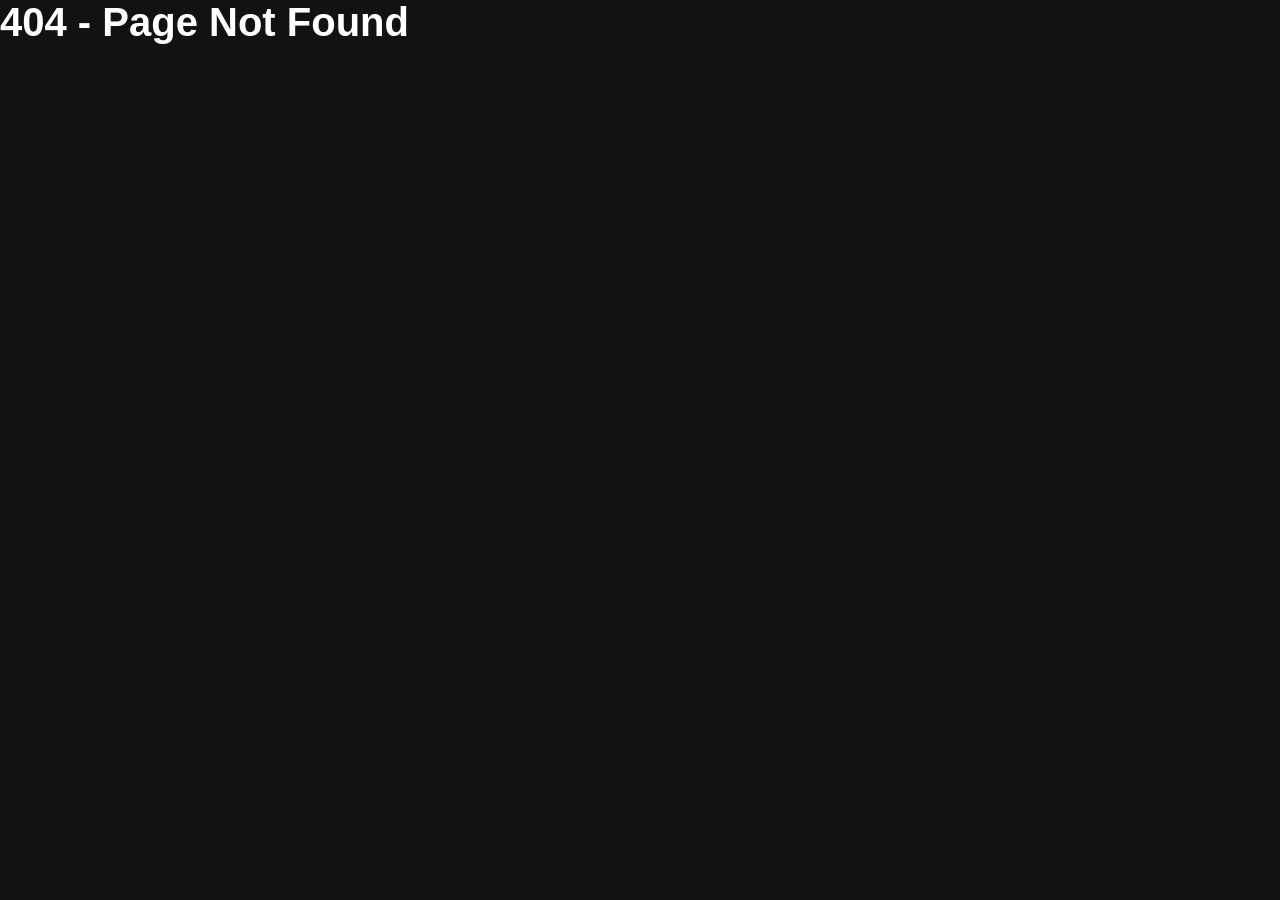
<file: index.html>
<!doctype html><html lang="en"><head><meta charset="UTF-8"/><meta name="viewport" content="width=device-width,initial-scale=1"/><meta name="theme-color" content="#121212"/><script defer="defer" src="/static/js/main.4d1efbe2.js"></script><link href="/static/css/main.88a30c87.css" rel="stylesheet"></head><body><div id="root"></div></body></html>
</file>
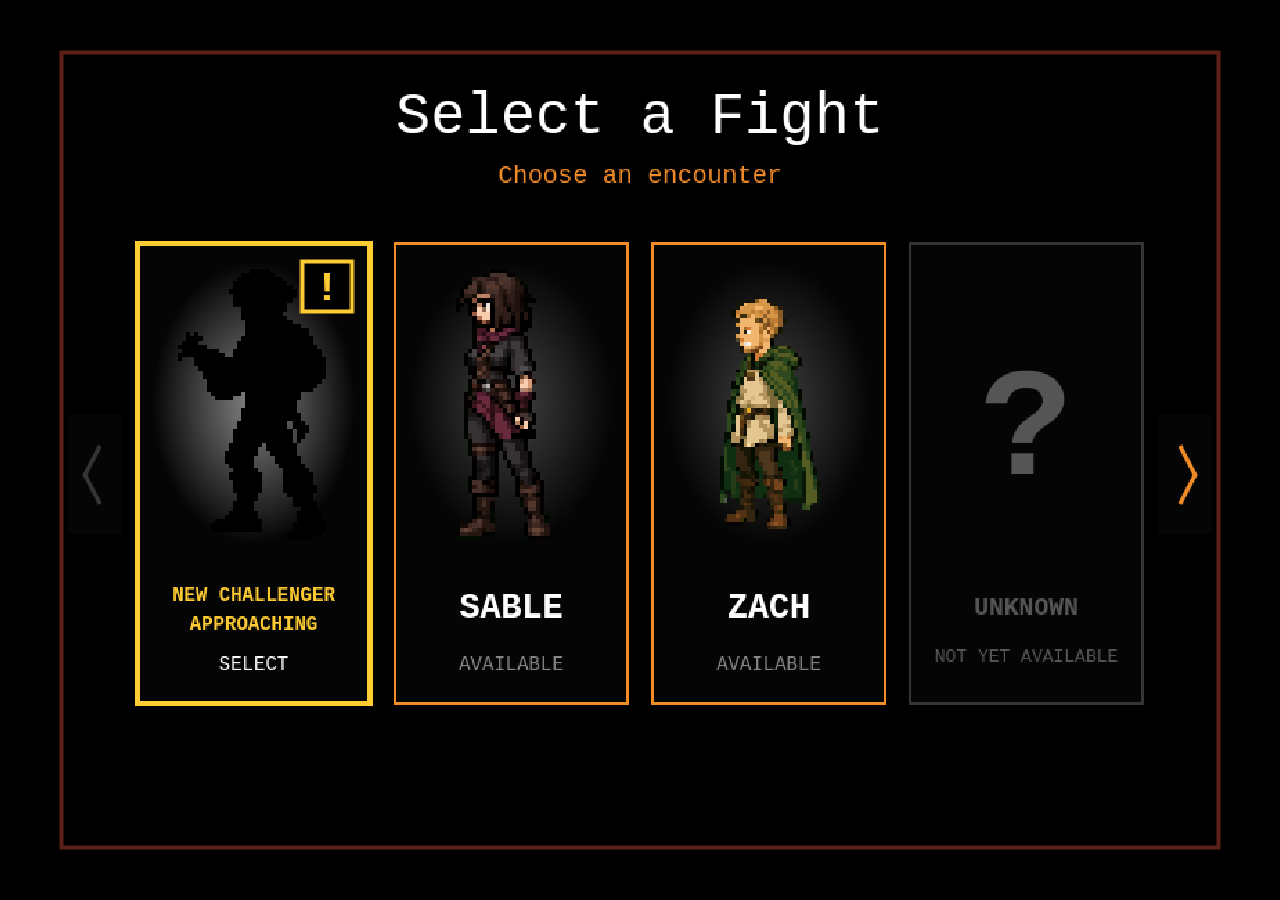
<file: DND/index.html>
<!doctype html>
<html lang="en">
<head>
  <meta charset="UTF-8" />
  <meta name="viewport" content="width=device-width, initial-scale=1.0" />
  <title>Soul Battle</title>
  <link rel="stylesheet" href="styles.css" />
</head>
<body>
  <main id="game-shell">
    <canvas id="game" width="900" height="650" aria-label="Soul Battle game canvas"></canvas>
  </main>

  <script src="players/party.js"></script>
  <script src="engine/player-runtime.js"></script>
  <script src="players/carian.js"></script>
  <script src="players/bravouros.js"></script>
  <script src="players/thanos.js"></script>
  <script src="players/bucky.js"></script>
  <script src="players/tarhun.js"></script>
  <script src="engine/loader.js"></script>
  <script src="enemies/sable.js"></script>
  <script src="enemies/zach.js"></script>
  <script src="enemies/dandelion.js"></script>
  <script src="engine/constants.js"></script>
  <script src="engine/utils.js"></script>
  <script src="engine/flow.js"></script>
  <script src="engine/extensions.js"></script>
  <script src="engine/defense.js"></script>
  <script src="engine/defense-runtime.js"></script>
  <script src="engine/renderers.js"></script>
  <script src="engine/presentation.js"></script>
  <script src="engine/party-actions.js"></script>
  <script src="engine/assets.js"></script>
  <script src="engine/input.js"></script>
  <script src="engine/runtime.js"></script>
  <script src="game.js"></script>
</body>
</html>
</file>
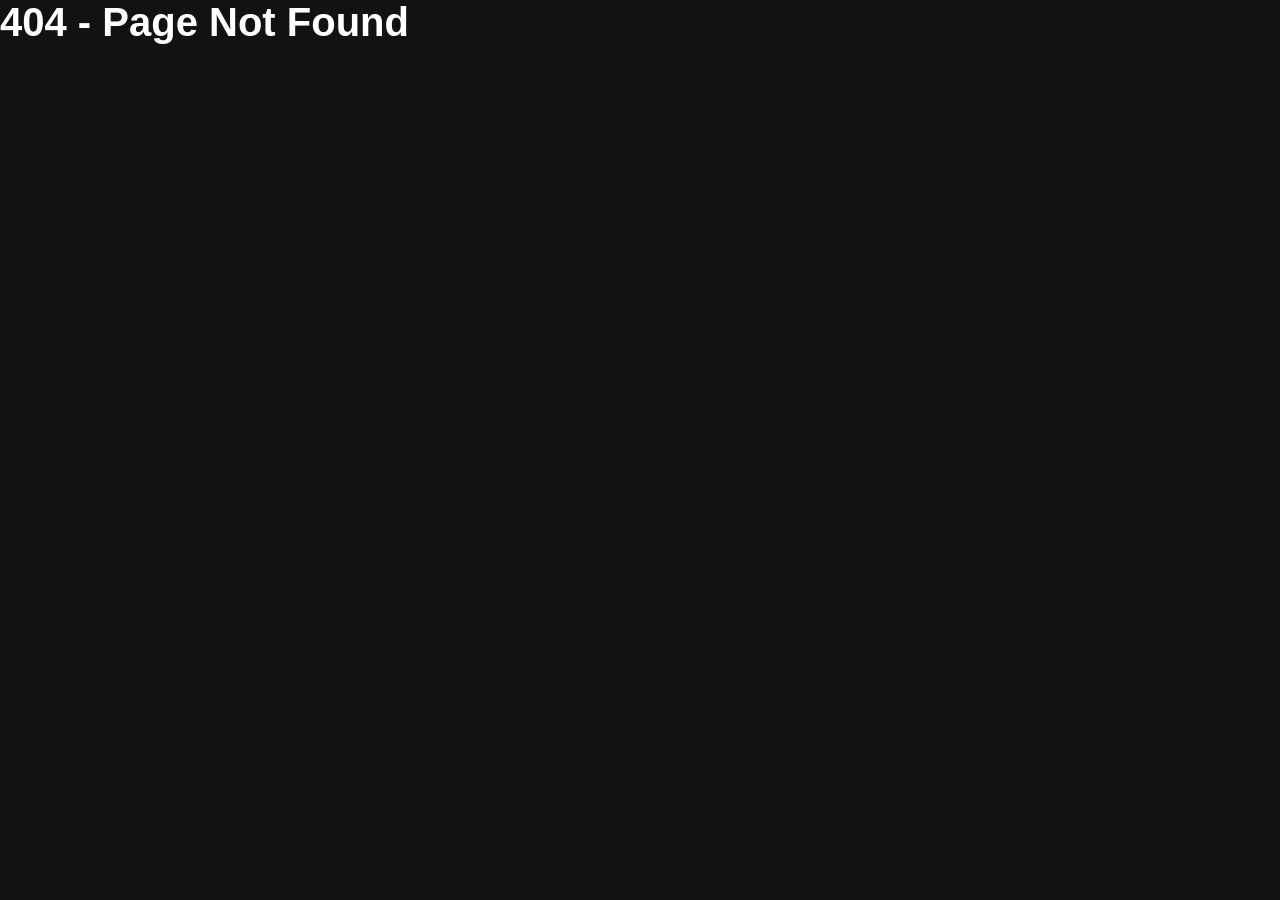
<file: DND/1/index.html>
<!doctype html><html lang="en"><head><meta charset="UTF-8"/><meta name="viewport" content="width=device-width,initial-scale=1"/><meta name="theme-color" content="#121212"/><link rel="icon" href="/DND/1/favicon.ico"/><script defer="defer" src="/DND/1/static/js/main.4d1efbe2.js"></script><link href="/DND/1/static/css/main.88a30c87.css" rel="stylesheet"></head><body><div id="root"></div></body></html>
</file>
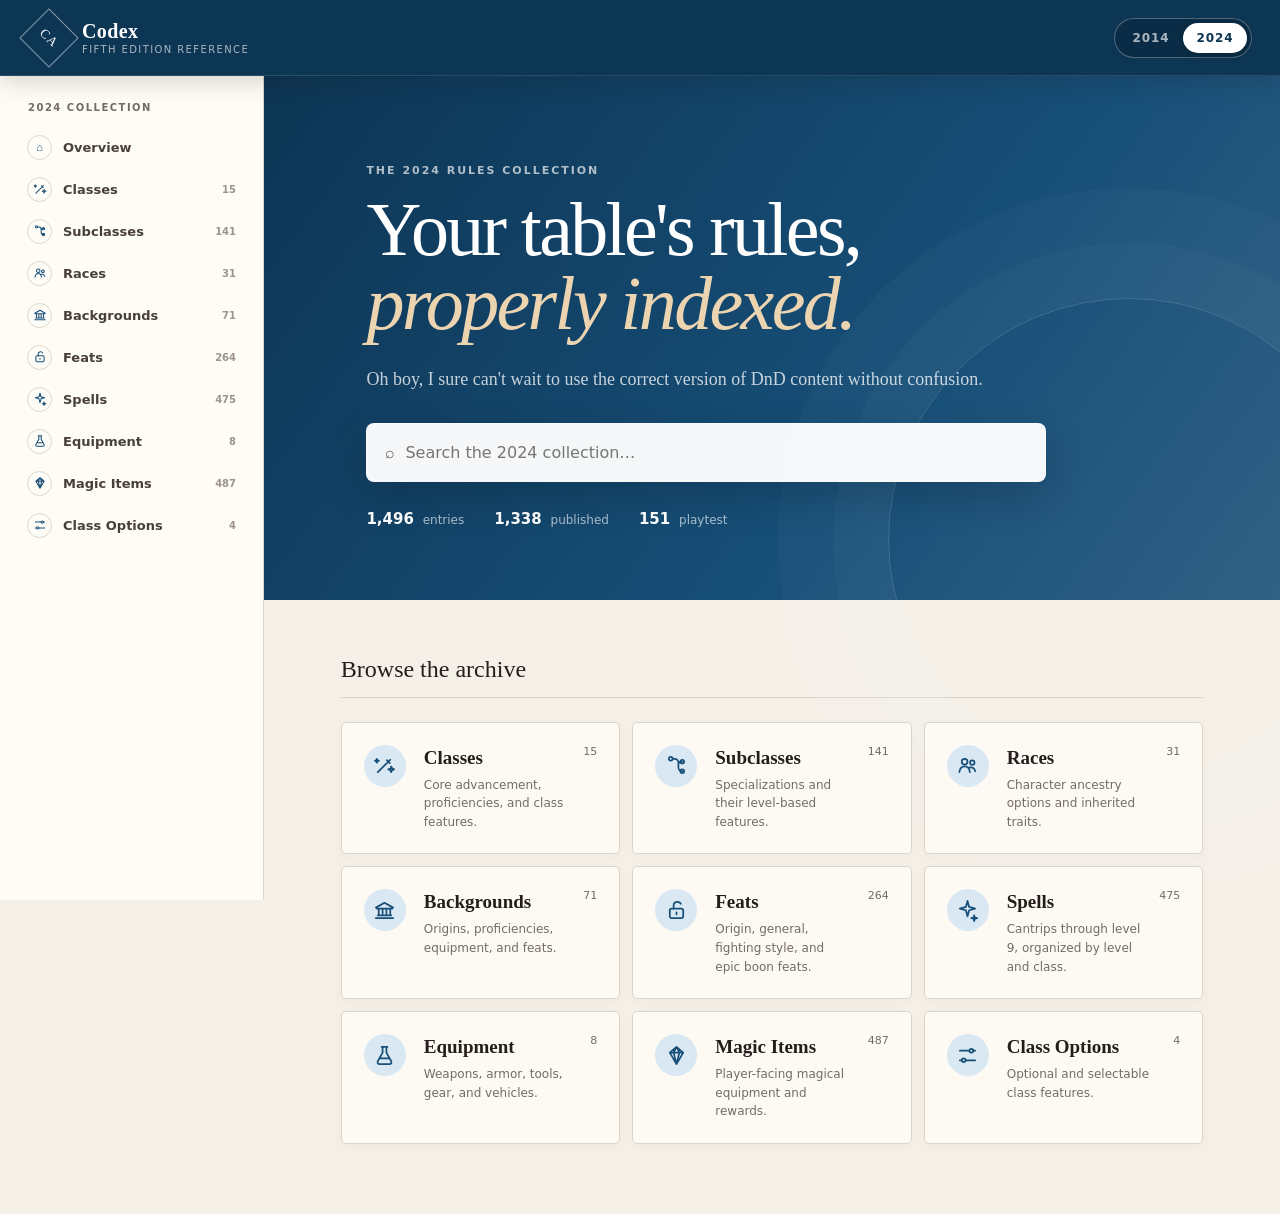
<file: DND/Codex/index.html>
<!doctype html>
<html lang="en">
  <head>
    <meta charset="UTF-8" />
    <meta name="viewport" content="width=device-width, initial-scale=1.0" />
    <meta name="theme-color" content="#681d27" />
    <meta name="description" content="A local 2014 and 2024 D&D character compendium." />
    <title>Codex Arcana</title>
    <script type="module" crossorigin src="./assets/index-Dk_Dg3J5.js"></script>
    <link rel="stylesheet" crossorigin href="./assets/index-BP8v1ZUk.css">
  </head>
  <body>
    <div id="root"></div>
  </body>
</html>
</file>
<file: static/css/main.88a30c87.css>
body{-webkit-font-smoothing:antialiased;-moz-osx-font-smoothing:grayscale;font-family:-apple-system,BlinkMacSystemFont,Segoe UI,Roboto,Oxygen,Ubuntu,Cantarell,Fira Sans,Droid Sans,Helvetica Neue,sans-serif;margin:0}code{font-family:source-code-pro,Menlo,Monaco,Consolas,Courier New,monospace}body,html{background-color:#121212;color:#fff;font-family:Helvetica Neue,Helvetica,Arial,sans-serif;height:100%;margin:0;padding:0}.homepage{box-sizing:border-box;display:flex;flex-direction:column;height:100vh;padding:2rem}h1{color:#fff;font-size:2.5rem;margin:0}.search-bar{align-items:center;background-color:#282828;border-radius:500px;display:flex;max-width:400px;overflow:hidden;width:100%}.search-bar input{background:#0000;border:none;color:#fff;flex:1 1;outline:none;padding:.75rem 1rem}.search-bar button{background:none;border:none;color:#fff;cursor:pointer;font-size:1rem;padding:0 1rem}.song-list{display:flex;flex:1 1;flex-direction:column;gap:1rem;overflow-y:auto}.song-card{align-items:center;background-color:#1e1e1e;border-radius:8px;display:flex;padding:1rem;transition:background-color .2s}.song-card:hover{background-color:#2a2a2a}.song-card img{border-radius:4px;height:50px;margin-right:1rem;object-fit:cover;width:50px}.song-info{flex:1 1}.song-info h2{color:#fff;font-size:1.1rem;margin:0}.song-info p{color:#b3b3b3;font-size:.9rem;margin:0}.play-button{align-items:center;background-color:#1db954;border-radius:50%;color:#000;display:flex;font-size:16px;height:40px;justify-content:center;text-decoration:none;width:40px}.play-button:hover{transform:scale(1.1)}.link-unavailable{color:gray;font-size:.9rem}.button-group{display:flex;gap:.5rem}.share-button{align-items:center;background-color:#3e3e3e;border:none;border-radius:50%;color:#fff;cursor:pointer;display:flex;font-size:16px;height:40px;justify-content:center;transition:transform .2s;width:40px}.share-button:hover{transform:scale(1.1)}.header-bar{align-items:center;display:flex;flex-wrap:wrap;gap:1rem;justify-content:space-between;margin-bottom:2rem}.header-left h1{color:#fff;font-size:2.5rem;margin:0}.header-center{display:flex;flex:1 1;justify-content:center}.header-right{display:flex;gap:.75rem}.header-right button{align-items:center;background-color:#1db954;border:none;border-radius:50%;color:#000;cursor:pointer;display:flex;font-size:1.1rem;height:40px;justify-content:center;padding:.6rem;transition:transform .2s ease,background-color .2s ease;width:40px}.header-right button:hover{background-color:#1ed760;transform:scale(1.1)}.title-row{align-items:center;display:flex;justify-content:space-between}.title-row h1{color:#fff;font-size:2.5rem;margin:0}.icon-buttons{display:flex;gap:.75rem}.icon-buttons button{align-items:center;background-color:#1db954;border:none;border-radius:50%;color:#000;cursor:pointer;display:flex;font-size:1.1rem;height:40px;justify-content:center;padding:.6rem;transition:transform .2s ease,background-color .2s ease;width:40px}.icon-buttons button:hover{background-color:#1ed760;transform:scale(1.1)}
/*# sourceMappingURL=main.88a30c87.css.map*/
</file>
<file: DND/styles.css>
* {
  box-sizing: border-box;
}

html,
body {
  margin: 0;
  width: 100%;
  height: 100%;
  overflow: hidden;
  background: #050505;
  color: #ffffff;
  font-family: "Courier New", Courier, monospace;
}

body {
  display: grid;
  place-items: center;
}

#game-shell {
  width: 100vw;
  height: 100vh;
  display: grid;
  place-items: center;
  background: #000;
}

canvas {
  display: block;
  width: min(100vw, calc(100vh * 900 / 650));
  height: min(100vh, calc(100vw * 650 / 900));
  image-rendering: pixelated;
  background: #000;
}
</file>
<file: DND/1/static/css/main.88a30c87.css>
body{-webkit-font-smoothing:antialiased;-moz-osx-font-smoothing:grayscale;font-family:-apple-system,BlinkMacSystemFont,Segoe UI,Roboto,Oxygen,Ubuntu,Cantarell,Fira Sans,Droid Sans,Helvetica Neue,sans-serif;margin:0}code{font-family:source-code-pro,Menlo,Monaco,Consolas,Courier New,monospace}body,html{background-color:#121212;color:#fff;font-family:Helvetica Neue,Helvetica,Arial,sans-serif;height:100%;margin:0;padding:0}.homepage{box-sizing:border-box;display:flex;flex-direction:column;height:100vh;padding:2rem}h1{color:#fff;font-size:2.5rem;margin:0}.search-bar{align-items:center;background-color:#282828;border-radius:500px;display:flex;max-width:400px;overflow:hidden;width:100%}.search-bar input{background:#0000;border:none;color:#fff;flex:1 1;outline:none;padding:.75rem 1rem}.search-bar button{background:none;border:none;color:#fff;cursor:pointer;font-size:1rem;padding:0 1rem}.song-list{display:flex;flex:1 1;flex-direction:column;gap:1rem;overflow-y:auto}.song-card{align-items:center;background-color:#1e1e1e;border-radius:8px;display:flex;padding:1rem;transition:background-color .2s}.song-card:hover{background-color:#2a2a2a}.song-card img{border-radius:4px;height:50px;margin-right:1rem;object-fit:cover;width:50px}.song-info{flex:1 1}.song-info h2{color:#fff;font-size:1.1rem;margin:0}.song-info p{color:#b3b3b3;font-size:.9rem;margin:0}.play-button{align-items:center;background-color:#1db954;border-radius:50%;color:#000;display:flex;font-size:16px;height:40px;justify-content:center;text-decoration:none;width:40px}.play-button:hover{transform:scale(1.1)}.link-unavailable{color:gray;font-size:.9rem}.button-group{display:flex;gap:.5rem}.share-button{align-items:center;background-color:#3e3e3e;border:none;border-radius:50%;color:#fff;cursor:pointer;display:flex;font-size:16px;height:40px;justify-content:center;transition:transform .2s;width:40px}.share-button:hover{transform:scale(1.1)}.header-bar{align-items:center;display:flex;flex-wrap:wrap;gap:1rem;justify-content:space-between;margin-bottom:2rem}.header-left h1{color:#fff;font-size:2.5rem;margin:0}.header-center{display:flex;flex:1 1;justify-content:center}.header-right{display:flex;gap:.75rem}.header-right button{align-items:center;background-color:#1db954;border:none;border-radius:50%;color:#000;cursor:pointer;display:flex;font-size:1.1rem;height:40px;justify-content:center;padding:.6rem;transition:transform .2s ease,background-color .2s ease;width:40px}.header-right button:hover{background-color:#1ed760;transform:scale(1.1)}.title-row{align-items:center;display:flex;justify-content:space-between}.title-row h1{color:#fff;font-size:2.5rem;margin:0}.icon-buttons{display:flex;gap:.75rem}.icon-buttons button{align-items:center;background-color:#1db954;border:none;border-radius:50%;color:#000;cursor:pointer;display:flex;font-size:1.1rem;height:40px;justify-content:center;padding:.6rem;transition:transform .2s ease,background-color .2s ease;width:40px}.icon-buttons button:hover{background-color:#1ed760;transform:scale(1.1)}
/*# sourceMappingURL=main.88a30c87.css.map*/
</file>
<file: DND/Codex/assets/index-BP8v1ZUk.css>
:root{font-family:Inter,ui-sans-serif,system-ui,-apple-system,BlinkMacSystemFont,Segoe UI,sans-serif;color:#251d1b;background:#f4f0e8;font-synthesis:none;--accent: #681d27;--accent-deep: #47121a;--accent-soft: #f1dadd;--accent-rgb: 104, 29, 39;--paper: #fffdf8;--paper-muted: #f7f2e9;--ink: #251d1b;--muted: #746b65;--line: #ded5c8;--shadow: 0 18px 50px rgba(51, 39, 31, .09)}:root[data-edition="2024"]{--accent: #174f78;--accent-deep: #0d3554;--accent-soft: #d9e8f3;--accent-rgb: 23, 79, 120}*{box-sizing:border-box}html{min-width:320px;scroll-behavior:smooth}body{margin:0;min-width:320px;min-height:100vh;overflow-x:hidden;background:radial-gradient(circle at 75% 0%,rgba(var(--accent-rgb),.08),transparent 26rem),#f4f0e8;color:var(--ink)}button,input{font:inherit}a{color:inherit;text-decoration:none}button{color:inherit}.app-shell{min-height:100vh}.topbar{position:fixed;z-index:30;top:0;left:0;right:0;height:76px;display:flex;align-items:center;padding:0 28px;border-bottom:1px solid rgba(255,255,255,.12);background:var(--accent-deep);color:#fff;box-shadow:0 5px 25px #1d14112e}.brand{display:flex;align-items:center;gap:12px;min-width:230px}.brand-mark{display:grid;place-items:center;width:42px;height:42px;border:1px solid rgba(255,255,255,.5);transform:rotate(45deg);font-family:Georgia,serif;font-size:13px;letter-spacing:.08em}.brand-mark:first-line{transform:rotate(-45deg)}.brand>span:last-child{display:flex;min-width:0;flex-direction:column}.brand strong{display:block;max-width:min(52vw,640px);overflow:hidden;font-family:Georgia,Times New Roman,serif;font-size:20px;letter-spacing:.02em;text-overflow:ellipsis;white-space:nowrap}.brand small{margin-top:1px;color:#ffffffa6;font-size:10px;letter-spacing:.14em;text-transform:uppercase}.menu-button{display:none;border:0;background:transparent;color:#fff;font-size:24px}.edition-toggle{margin-left:auto;display:flex;padding:4px;border:1px solid rgba(255,255,255,.28);border-radius:999px;background:#00000029}.edition-toggle button{min-width:64px;padding:8px 13px;border:0;border-radius:999px;background:transparent;color:#ffffffa6;font-size:12px;font-weight:800;letter-spacing:.08em;cursor:pointer}.edition-toggle button.active{background:#fff;color:var(--accent-deep);box-shadow:0 2px 8px #00000029}.sidebar{position:fixed;z-index:20;top:76px;bottom:0;left:0;width:264px;overflow-y:auto;padding:26px 16px;border-right:1px solid var(--line);background:#fffdf8e6;backdrop-filter:blur(14px)}.edition-label{margin:0 12px 13px;color:var(--muted);font-size:10px;font-weight:800;letter-spacing:.15em;text-transform:uppercase}.nav-item{display:flex;align-items:center;gap:11px;min-height:42px;padding:8px 11px;border-radius:7px;color:#493f3a;font-size:13px;font-weight:650;transition:.15s ease}.nav-item:hover{background:var(--accent-soft);color:var(--accent-deep);transform:translate(2px)}.nav-glyph{display:grid;place-items:center;width:25px;height:25px;border:1px solid var(--line);border-radius:50%;color:var(--accent);font-family:Georgia,serif;font-size:11px}.nav-glyph svg{width:14px;height:14px}.nav-count{margin-left:auto;color:#9c938c;font-size:10px}.main-content{min-width:0;min-height:100vh;margin-left:264px;padding-top:76px}.hero{position:relative;overflow:visible;padding:88px clamp(32px,8vw,120px) 72px;color:#fff;background:linear-gradient(126deg,var(--accent-deep),var(--accent) 62%,color-mix(in srgb,var(--accent) 76%,#819aae))}.hero:after{content:"";position:absolute;right:-90px;bottom:-180px;width:480px;height:480px;border:1px solid rgba(255,255,255,.16);border-radius:50%;box-shadow:0 0 0 55px #ffffff06,0 0 0 110px #ffffff06;pointer-events:none}.eyebrow{margin-bottom:15px;color:var(--accent);font-size:11px;font-weight:850;letter-spacing:.18em;text-transform:uppercase}.hero .eyebrow{color:#ffffffab}.hero h1,.page-title-row h1,.entity-header h1{margin:0;font-family:Georgia,Times New Roman,serif;font-weight:500;letter-spacing:-.035em}.hero h1{max-width:700px;font-size:clamp(46px,6vw,76px);line-height:.98}.hero h1 em{color:#ecd4b1;font-weight:400}.hero>p{max-width:660px;margin:24px 0 28px;color:#ffffffc2;font-family:Georgia,serif;font-size:18px;line-height:1.65}.search-box{position:relative;display:flex;align-items:center;gap:10px}.search-box.large{z-index:2;max-width:680px;padding:7px 18px;border:1px solid rgba(255,255,255,.28);border-radius:8px;background:#fffffff5;color:#5f5752;box-shadow:0 15px 40px #0000002b}.search-box input{width:100%;padding:12px 0;border:0;outline:0;background:transparent;color:var(--ink)}.search-results{position:absolute;z-index:20;top:calc(100% + 8px);left:0;right:0;overflow:hidden;border:1px solid var(--line);border-radius:8px;background:var(--paper);box-shadow:var(--shadow)}.search-results button{display:flex;align-items:center;width:100%;padding:12px 15px;border:0;border-bottom:1px solid var(--line);background:transparent;text-align:left;cursor:pointer}.search-results button:hover{background:var(--accent-soft)}.search-results small{margin-left:auto;color:var(--muted)}.stat-row{display:flex;gap:30px;margin-top:28px;color:#ffffffa6;font-size:12px}.stat-row strong{margin-right:5px;color:#fff;font-size:15px}.section-block{padding:56px clamp(28px,6vw,88px) 70px}.section-heading{display:flex;align-items:baseline;justify-content:space-between;margin-bottom:24px;padding-bottom:14px;border-bottom:1px solid var(--line)}.section-heading span{font-family:Georgia,serif;font-size:24px}.section-heading small{color:var(--muted);font-size:10px;font-weight:750;letter-spacing:.12em;text-transform:uppercase}.category-grid{display:grid;grid-template-columns:repeat(auto-fit,minmax(275px,1fr));gap:12px}.category-card{position:relative;display:grid;grid-template-columns:45px 1fr auto;gap:15px;align-items:start;min-height:124px;padding:22px;border:1px solid var(--line);border-radius:5px;background:#fffdf8cc;box-shadow:0 3px 12px #46322808;transition:.18s ease}.category-card:hover{border-color:rgba(var(--accent-rgb),.45);transform:translateY(-3px);box-shadow:var(--shadow)}.card-glyph{display:grid;place-items:center;width:42px;height:42px;border-radius:50%;background:var(--accent-soft);color:var(--accent);font-family:Georgia,serif;font-size:18px}.card-glyph svg{width:23px;height:23px}.category-card h2{margin:2px 0 7px;font-family:Georgia,serif;font-size:19px;font-weight:600}.category-card p{margin:0;color:var(--muted);font-size:12px;line-height:1.55}.card-count{color:var(--muted);font-size:11px}.page-wrap{width:100%;max-width:1380px;margin:0 auto;padding:44px clamp(24px,3vw,48px) 90px}.breadcrumbs{display:flex;gap:9px;align-items:center;margin-bottom:44px;color:var(--muted);font-size:11px}.breadcrumbs a:hover{color:var(--accent)}.page-title-row{display:flex;justify-content:space-between;align-items:flex-end;margin-bottom:35px;padding-bottom:30px;border-bottom:1px solid var(--line)}.page-title-row h1{font-size:clamp(42px,5vw,64px)}.page-title-row p{max-width:560px;margin:12px 0 0;color:var(--muted);font-family:Georgia,serif;font-size:17px;line-height:1.5}.huge-glyph{display:grid;flex:0 0 108px;place-items:center;width:108px;height:92px;color:rgba(var(--accent-rgb),.11);font-family:Georgia,serif;font-size:100px;line-height:.8}.huge-glyph svg{width:82px;height:82px}.catalog-tools{display:flex;gap:15px;align-items:center;justify-content:space-between;margin-bottom:12px}.filter-search{display:flex;align-items:center;gap:8px;flex:1;max-width:480px;padding:4px 13px;border:1px solid var(--line);border-radius:5px;background:var(--paper)}.filter-search input{width:100%;padding:9px 0;border:0;outline:0;background:transparent}.result-count{margin:22px 0 10px;color:var(--muted);font-size:10px;font-weight:750;letter-spacing:.11em;text-transform:uppercase}.spell-filter-board{display:grid;grid-template-columns:minmax(0,.85fr) minmax(0,1.35fr);gap:16px;margin-bottom:22px}.spell-filter-group{min-width:0;padding:21px;border:1px solid var(--line);border-radius:9px;background:#fffdf8d1;box-shadow:0 10px 30px #33271f0b}.spell-filter-heading{display:flex;gap:12px;align-items:center;margin-bottom:17px}.spell-filter-heading>span{display:grid;place-items:center;flex:0 0 30px;width:30px;height:30px;border-radius:50%;background:var(--accent);color:#fff;font-size:12px;font-weight:850}.spell-filter-heading h2{margin:0;font-family:Georgia,serif;font-size:19px;font-weight:600}.spell-filter-heading p{margin:2px 0 0;color:var(--muted);font-size:11px}.spell-filter-buttons{display:flex;flex-wrap:wrap;gap:7px}.spell-filter-buttons button{min-height:38px;padding:8px 13px;border:1px solid var(--line);border-radius:6px;background:var(--paper);color:#5e554f;font-size:12px;font-weight:700;cursor:pointer;transition:transform .15s ease,border-color .15s ease}.spell-filter-buttons button:hover{border-color:rgba(var(--accent-rgb),.48);color:var(--accent);transform:translateY(-1px)}.spell-filter-buttons button.active{border-color:var(--accent);background:var(--accent);color:#fff;box-shadow:0 5px 15px rgba(var(--accent-rgb),.2)}.level-buttons button:first-child{min-width:76px}.level-buttons button:not(:first-child){width:38px;padding-inline:0}.class-buttons button{flex:0 0 104px}.spell-results-bar{display:flex;gap:20px;align-items:center;justify-content:space-between;margin:0 0 22px}.spell-results-bar>div{color:var(--muted);font-size:12px;white-space:nowrap}.spell-results-bar strong{color:var(--accent-deep);font-size:15px}.spell-table-wrap{width:100%;max-width:100%;overflow-x:auto;border:1px solid var(--line);border-radius:7px;background:#fffdf8c2;box-shadow:0 8px 24px #33271f09}.spell-table{width:100%;min-width:940px;border-collapse:collapse;font-size:12px}.spell-table th{padding:10px 12px;border-bottom:2px solid var(--accent);background:var(--paper-muted);color:var(--accent-deep);font-size:9px;font-weight:850;letter-spacing:.09em;text-align:left;text-transform:uppercase}.spell-table td{padding:9px 12px;border-bottom:1px solid var(--line);color:#5f5650;line-height:1.25;vertical-align:middle}.spell-table tr:last-child td{border-bottom:0}.spell-table tbody tr:hover td{background:rgba(var(--accent-rgb),.045)}.spell-table th:first-child,.spell-table td:first-child{width:25%;min-width:205px}.spell-table td:first-child a{margin-right:8px;color:var(--accent-deep);font-family:Georgia,serif;font-size:14px;font-weight:700}.spell-table td:first-child a:hover{color:var(--accent);text-decoration:underline;text-underline-offset:3px}.spell-table .status-badge{padding:2px 5px;font-size:7px;vertical-align:2px}.feat-search-row{display:flex;align-items:center;justify-content:space-between;gap:20px;margin-bottom:30px}.feat-search-row>span{color:var(--muted);font-size:11px;font-weight:750;letter-spacing:.08em;text-transform:uppercase}.feat-category-tabs{display:flex;gap:5px;overflow-x:auto;margin-bottom:12px;padding-bottom:1px;border-bottom:1px solid var(--line)}.feat-category-tabs button{flex:0 0 auto;padding:10px 14px;border:1px solid transparent;border-radius:6px 6px 0 0;background:transparent;color:var(--muted);font-size:11px;font-weight:750;cursor:pointer}.feat-category-tabs button:hover{color:var(--accent)}.feat-category-tabs button.active{border-color:var(--line);border-bottom-color:var(--paper);background:var(--paper);color:var(--accent-deep);box-shadow:inset 0 3px var(--accent)}.subclass-tabs button span,.background-tabs button span{margin-left:4px;color:#9a9089;font-size:9px}.feat-section{overflow:hidden;border:1px solid var(--line);border-radius:8px;background:#fffdf8bf;box-shadow:0 8px 26px #33271f09}.feat-section-heading{display:flex;align-items:center;justify-content:space-between;padding:22px 24px 14px}.feat-section-heading h2{margin:0;color:var(--accent-deep);font-family:Georgia,serif;font-size:25px;font-weight:600}.feat-section-heading p{margin:4px 0 0;color:var(--muted);font-size:10px;letter-spacing:.05em;text-transform:uppercase}.feat-tabs{display:flex;gap:0;overflow-x:auto;padding:0 20px;border-bottom:1px solid var(--line)}.feat-tabs button{flex:0 0 auto;padding:10px 13px 9px;border:0;border-bottom:3px solid transparent;background:transparent;color:var(--muted);font-size:11px;font-weight:750;cursor:pointer}.feat-tabs button:hover{color:var(--accent)}.feat-tabs button.active{border-bottom-color:var(--accent);color:var(--accent-deep)}.feat-tabs button span{margin-left:4px;color:#9a9089;font-size:9px}.feat-table-wrap{width:100%;max-width:100%;overflow-x:auto}.feat-table{width:100%;min-width:760px;border-collapse:collapse;font-size:11px}.feat-table th{padding:9px 13px;background:var(--paper-muted);color:var(--muted);font-size:8px;font-weight:850;letter-spacing:.09em;text-align:left;text-transform:uppercase}.feat-table td{padding:10px 13px;border-top:1px solid var(--line);color:#655c56;line-height:1.35;vertical-align:middle}.feat-table tbody tr:hover td{background:rgba(var(--accent-rgb),.045)}.feat-table th:first-child,.feat-table td:first-child{width:28%;min-width:210px}.feat-table th:nth-child(2),.feat-table td:nth-child(2){width:47%}.feat-table td:first-child a{margin-right:8px;color:var(--accent-deep);font-family:Georgia,serif;font-size:14px;font-weight:700}.feat-table td:first-child a:hover{color:var(--accent);text-decoration:underline;text-underline-offset:3px}.feat-table td:last-child{color:var(--muted);font-size:9px;letter-spacing:.02em;text-transform:uppercase}.feat-table .status-badge{padding:2px 5px;font-size:7px;vertical-align:2px}.background-table{min-width:1080px}.background-table th:first-child,.background-table td:first-child{width:22%;min-width:205px}.background-table th:nth-child(2),.background-table td:nth-child(2){width:18%}.background-table th:nth-child(3),.background-table td:nth-child(3){width:19%}.background-table th:nth-child(4),.background-table td:nth-child(4){width:20%}.background-table td:nth-child(2),.background-table td:nth-child(3),.background-table td:nth-child(4){color:#554c47;font-size:10px}.entry-list{border-top:1px solid var(--line)}.entry-row{display:grid;grid-template-columns:43px 1fr 20px;gap:18px;align-items:start;padding:22px 14px;border-bottom:1px solid var(--line);transition:.15s ease}.entry-row:hover{background:#fffdf8b3;padding-left:20px}.entry-initial{display:grid;place-items:center;width:40px;height:40px;border:1px solid var(--line);color:var(--accent);font-family:Georgia,serif;font-size:19px}.entry-row h2{margin:0 0 5px;font-family:Georgia,serif;font-size:19px}.entry-row p{max-width:700px;margin:0;overflow:hidden;color:var(--muted);font-size:12px;line-height:1.45;text-overflow:ellipsis;white-space:nowrap}.tag-line{display:flex;flex-wrap:wrap;gap:9px;margin-top:9px;color:#958b84;font-size:9px;text-transform:uppercase}.row-arrow{align-self:center;color:var(--accent);font-size:24px}.status-badge{display:inline-flex;align-items:center;padding:3px 7px;border-radius:999px;background:var(--accent-soft);color:var(--accent);font-size:9px;font-weight:850;letter-spacing:.07em;text-transform:uppercase}.status-badge.ua{background:#f5e7bd;color:#7a5612}.status-badge.homebrew{background:#e6dcf2;color:#5f347e}.entity-page{max-width:1280px}.entity-header{margin-bottom:30px;padding-bottom:28px;border-bottom:2px solid var(--accent)}.entity-header h1{font-size:clamp(44px,6vw,70px);line-height:1.05}.entity-meta{display:flex;gap:12px;align-items:center;margin-top:17px;color:var(--muted);font-size:10px;letter-spacing:.07em;text-transform:uppercase}.entity-meta>span+span{padding-left:12px;border-left:1px solid var(--line)}.lede{max-width:740px;margin:22px 0 0;color:#5e544e;font-family:Georgia,serif;font-size:18px;line-height:1.65}.builder-data{display:flex;justify-content:space-between;align-items:center;margin:25px 0;padding:14px 18px;border:1px solid rgba(var(--accent-rgb),.25);border-radius:5px;background:var(--accent-soft);color:var(--accent-deep)}.builder-data div{display:flex;flex-direction:column;gap:2px}.builder-data span{font-size:11px;opacity:.75}.builder-data>span{font-size:20px}.rules-content{font-family:Georgia,Times New Roman,serif;font-size:16px;line-height:1.72}.rules-content h1,.rules-content h2,.rules-content h3,.rules-content h4,.rules-content h5{scroll-margin-top:95px;color:var(--accent-deep);font-weight:600;line-height:1.2}.rules-content h1{margin:2.1em 0 .7em;padding-bottom:.3em;border-bottom:1px solid var(--line);font-size:31px}.rules-content h2{margin:1.9em 0 .6em;font-size:26px}.rules-content h3{margin:1.7em 0 .5em;font-size:21px}.rules-content h4,.rules-content h5{margin:1.6em 0 .4em;font-size:17px}.rules-content p{margin:.7em 0}.rules-content ul,.rules-content ol{padding-left:1.5em}.rules-content li{margin:.35em 0}.rules-content a{color:var(--accent);text-decoration:underline;text-decoration-color:rgba(var(--accent-rgb),.35);text-underline-offset:3px}.rules-content blockquote{margin:1.4em 0;padding:12px 20px;border-left:3px solid var(--accent);background:var(--paper-muted)}.rules-content table{display:block;width:100%;overflow-x:auto;margin:1.4em 0;border-collapse:collapse;font-family:ui-sans-serif,system-ui,sans-serif;font-size:12px}.rules-content th{background:var(--accent);color:#fff;text-align:left}.rules-content th,.rules-content td{padding:9px 11px;border:1px solid var(--line)}.rules-content tr:nth-child(2n) td{background:var(--paper-muted)}.rules-content hr{height:1px;margin:2em 0;border:0;background:var(--line)}.entry-footer{display:flex;flex-wrap:wrap;gap:9px 18px;margin-top:55px;padding:20px 0;border-top:1px solid var(--line);color:var(--muted);font-size:10px}.entry-footer strong{color:var(--ink)}.empty-state{padding:60px 20px;color:var(--muted);text-align:center}.text-link{color:var(--accent);text-decoration:underline}@media (max-width: 860px){.topbar{height:66px;padding:0 16px}.menu-button{display:block;margin-right:11px;padding:6px;cursor:pointer}.brand{min-width:0}.brand-mark{width:34px;height:34px}.brand strong{max-width:calc(100vw - 285px);font-size:17px}.brand small{display:none}.edition-toggle button{min-width:54px;padding:7px 9px}.sidebar{top:66px;width:min(300px,84vw);transform:translate(-105%);transition:transform .2s ease}.sidebar.open{transform:translate(0)}.nav-scrim{position:fixed;z-index:15;inset:66px 0 0;border:0;background:#1e141259}.main-content{margin-left:0;padding-top:66px}.hero{padding:65px 26px 55px}.stat-row{flex-wrap:wrap;gap:12px 22px}.catalog-tools{align-items:stretch;flex-direction:column}.spell-filter-board{grid-template-columns:1fr}.spell-results-bar{align-items:stretch;flex-direction:column}.spell-results-bar .filter-search,.filter-search{max-width:none}.spell-page{min-width:0;overflow:hidden}.spell-page .spell-table-wrap{width:calc(100vw - 40px)}.feat-search-row{align-items:stretch;flex-direction:column}.feat-page{min-width:0;overflow:hidden}.feat-page .feat-section{width:calc(100vw - 40px)}}@media (max-width: 520px){.topbar{padding-inline:9px}.menu-button{margin-right:5px}.brand{flex:0 0 32px;width:32px}.brand-mark{width:30px;height:30px;font-size:10px}.brand>span:last-child{display:none}.edition-toggle{flex:0 0 auto}.edition-toggle button{min-width:44px;padding:6px 7px}.hero h1{font-size:44px}.hero>p{font-size:16px}.section-heading small,.huge-glyph{display:none}.category-grid{grid-template-columns:1fr}.category-card{min-height:0;padding:18px}.page-wrap{padding-inline:20px}.entry-row{grid-template-columns:36px 1fr 12px;gap:12px;padding-inline:5px}.entry-initial{width:34px;height:34px}.entry-row p{white-space:normal}.entity-meta{flex-wrap:wrap}}
</file>
